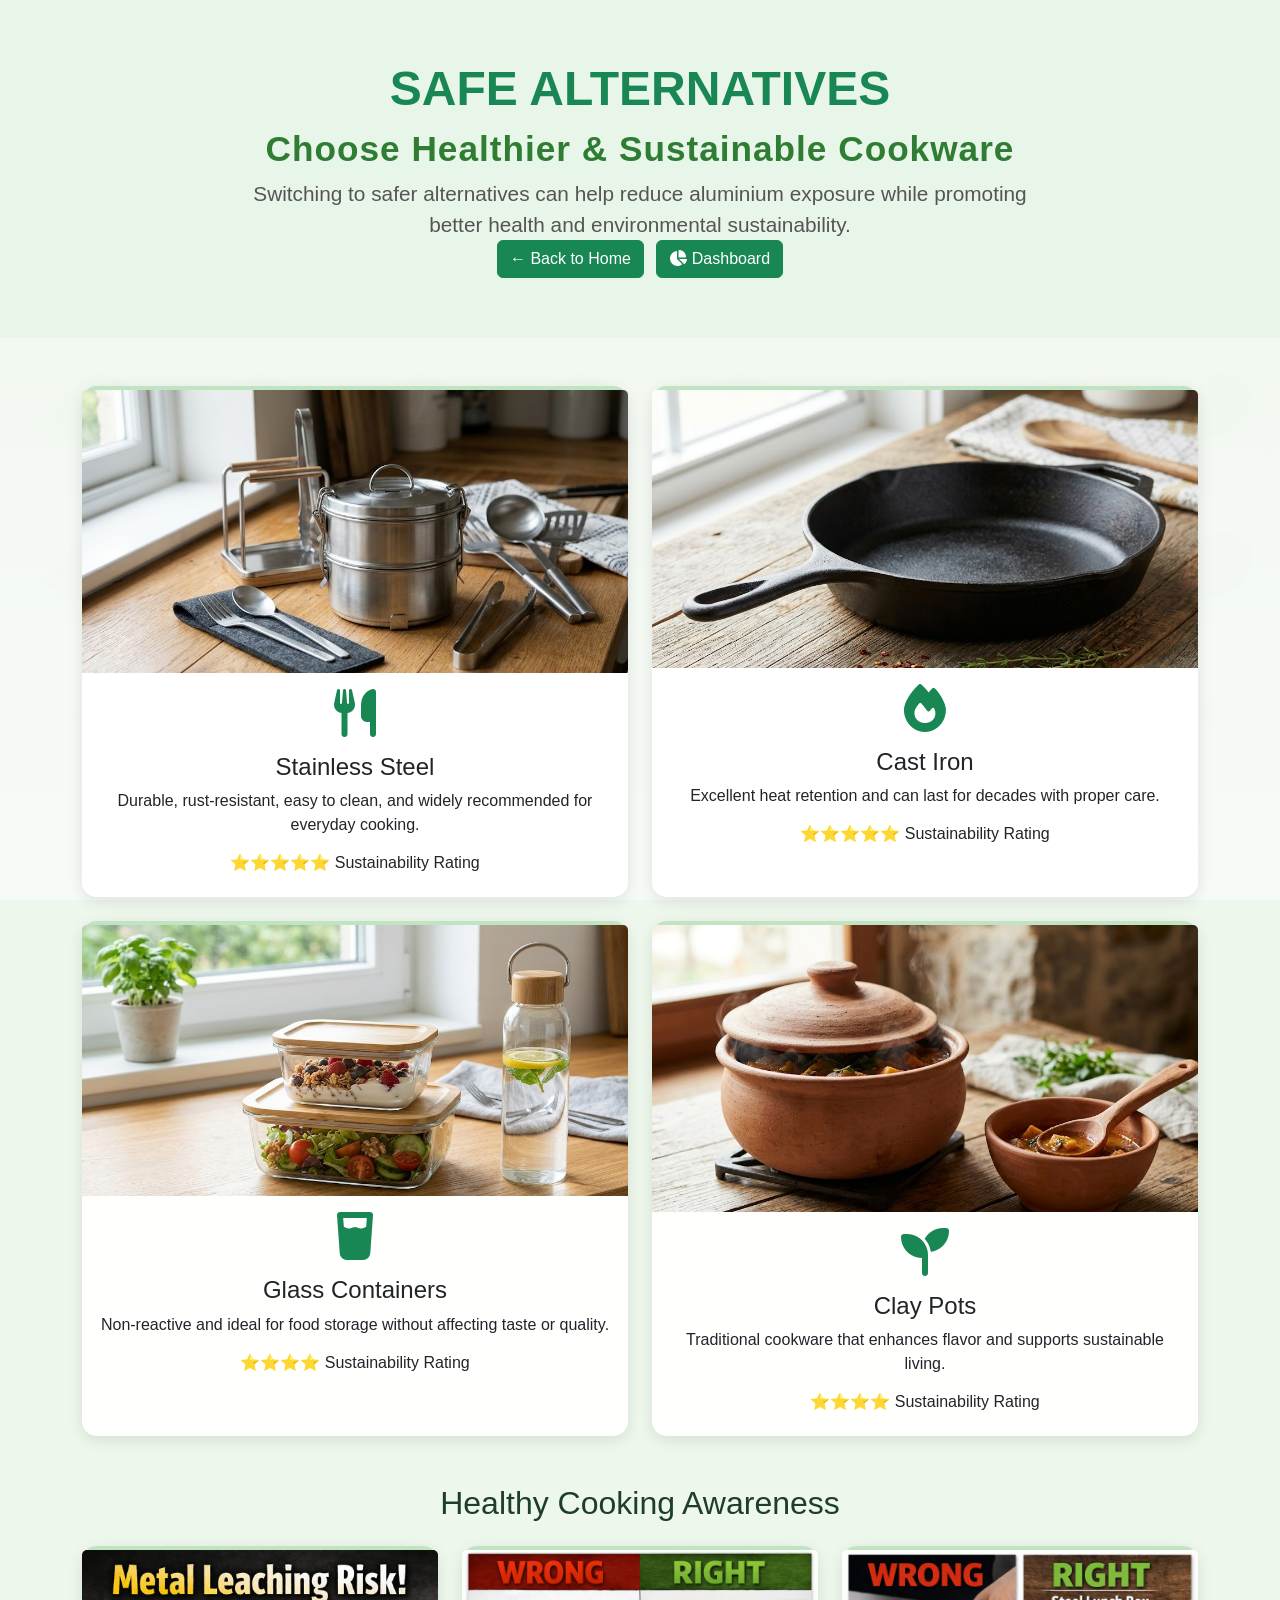
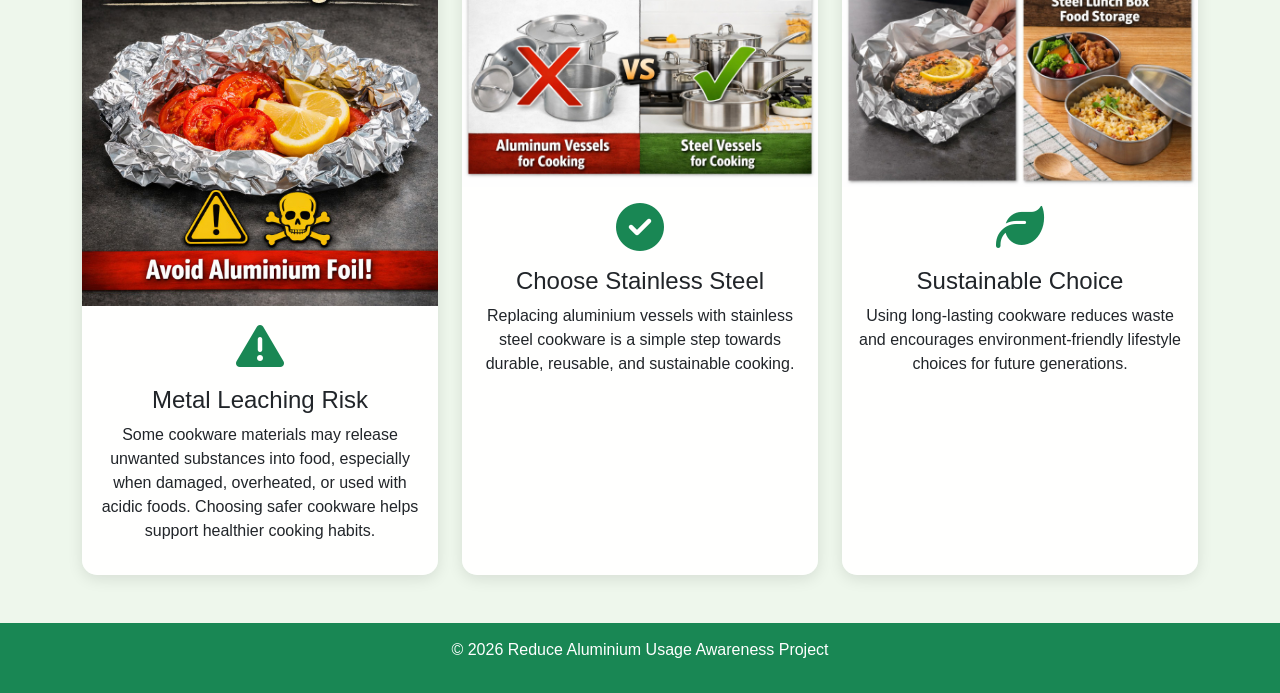
<file: alternatives.html>
<!DOCTYPE html>
<html lang="en">
<head>
<meta charset="UTF-8">
<meta name="viewport" content="width=device-width, initial-scale=1.0">

<title>Safe Alternatives</title>

<link href="https://cdn.jsdelivr.net/npm/bootstrap@5.3.3/dist/css/bootstrap.min.css" rel="stylesheet">
<link rel="stylesheet" href="https://cdnjs.cloudflare.com/ajax/libs/font-awesome/6.5.1/css/all.min.css">
<link rel="stylesheet" href="style.css">
</head>

<body>

<section class="hero text-center">
<div class="container">

<h1 class="main-title">
SAFE ALTERNATIVES
</h1>

<h3 class="hero-subtitle">
Choose Healthier & Sustainable Cookware
</h3>

<p class="lead">
Switching to safer alternatives can help reduce aluminium exposure while promoting better health and environmental sustainability.
</p>

<a href="index.html" class="btn btn-success">
← Back to Home
</a>

<a href="dashboard.html" class="btn btn-success ms-2">
<i class="fas fa-chart-pie"></i>
Dashboard
</a>

</div>
</section>

<div class="container my-5">

<div class="row g-4">

<div class="col-md-6">
<div class="card custom-card h-100">
<img src="steel.jpg" class="card-img-top" alt="Stainless Steel">
<div class="card-body text-center">
<i class="fas fa-utensils fa-3x mb-3"></i>
<h4>Stainless Steel</h4>
<p>Durable, rust-resistant, easy to clean, and widely recommended for everyday cooking.</p>
<h6>⭐⭐⭐⭐⭐ Sustainability Rating</h6>
</div>
</div>
</div>

<div class="col-md-6">
<div class="card custom-card h-100">
<img src="castriron.jpg" class="card-img-top" alt="Cast Iron">
<div class="card-body text-center">
<i class="fas fa-fire fa-3x mb-3"></i>
<h4>Cast Iron</h4>
<p>Excellent heat retention and can last for decades with proper care.</p>
<h6>⭐⭐⭐⭐⭐ Sustainability Rating</h6>
</div>
</div>
</div>

<div class="col-md-6">
<div class="card custom-card h-100">
<img src="glass.jpg" class="card-img-top" alt="Glass Containers">
<div class="card-body text-center">
<i class="fas fa-glass-water fa-3x mb-3"></i>
<h4>Glass Containers</h4>
<p>Non-reactive and ideal for food storage without affecting taste or quality.</p>
<h6>⭐⭐⭐⭐ Sustainability Rating</h6>
</div>
</div>
</div>

<div class="col-md-6">
<div class="card custom-card h-100">
<img src="claypot.jpg" class="card-img-top" alt="Clay Pots">
<div class="card-body text-center">
<i class="fas fa-seedling fa-3x mb-3"></i>
<h4>Clay Pots</h4>
<p>Traditional cookware that enhances flavor and supports sustainable living.</p>
<h6>⭐⭐⭐⭐ Sustainability Rating</h6>
</div>
</div>
</div>

</div>

</div>
<!-- Awareness Images Section -->

<div class="container my-5">

<h2 class="text-center mb-4">
Healthy Cooking Awareness
</h2>


<div class="row g-4">


<!-- Image 1 -->

<div class="col-md-4">

<div class="card custom-card h-100">

<img src="leaching-risk.jpeg" 
class="card-img-top" 
alt="Metal Leaching Risk">


<div class="card-body text-center">

<i class="fas fa-triangle-exclamation fa-3x mb-3"></i>

<h4>Metal Leaching Risk</h4>

<p>
Some cookware materials may release unwanted substances into food,
especially when damaged, overheated, or used with acidic foods.
Choosing safer cookware helps support healthier cooking habits.
</p>

</div>

</div>

</div>



<!-- Image 2 -->

<div class="col-md-4">

<div class="card custom-card h-100">


<img src="use-steel.jpeg"
class="card-img-top"
alt="Use Steel Vessels">


<div class="card-body text-center">


<i class="fas fa-check-circle fa-3x mb-3"></i>


<h4>Choose Stainless Steel</h4>


<p>
Replacing aluminium vessels with stainless steel cookware is a
simple step towards durable, reusable, and sustainable cooking.
</p>


</div>

</div>

</div>




<!-- Image 3 -->

<div class="col-md-4">

<div class="card custom-card h-100">


<img src="sustainable-cooking.jpeg"
class="card-img-top"
alt="Sustainable Cooking">


<div class="card-body text-center">


<i class="fas fa-leaf fa-3x mb-3"></i>


<h4>Sustainable Choice</h4>


<p>
Using long-lasting cookware reduces waste and encourages
environment-friendly lifestyle choices for future generations.
</p>


</div>

</div>

</div>


</div>

</div>

<footer>
<p>
© 2026 Reduce Aluminium Usage Awareness Project
</p>
</footer>

</body>
</html>
</file>
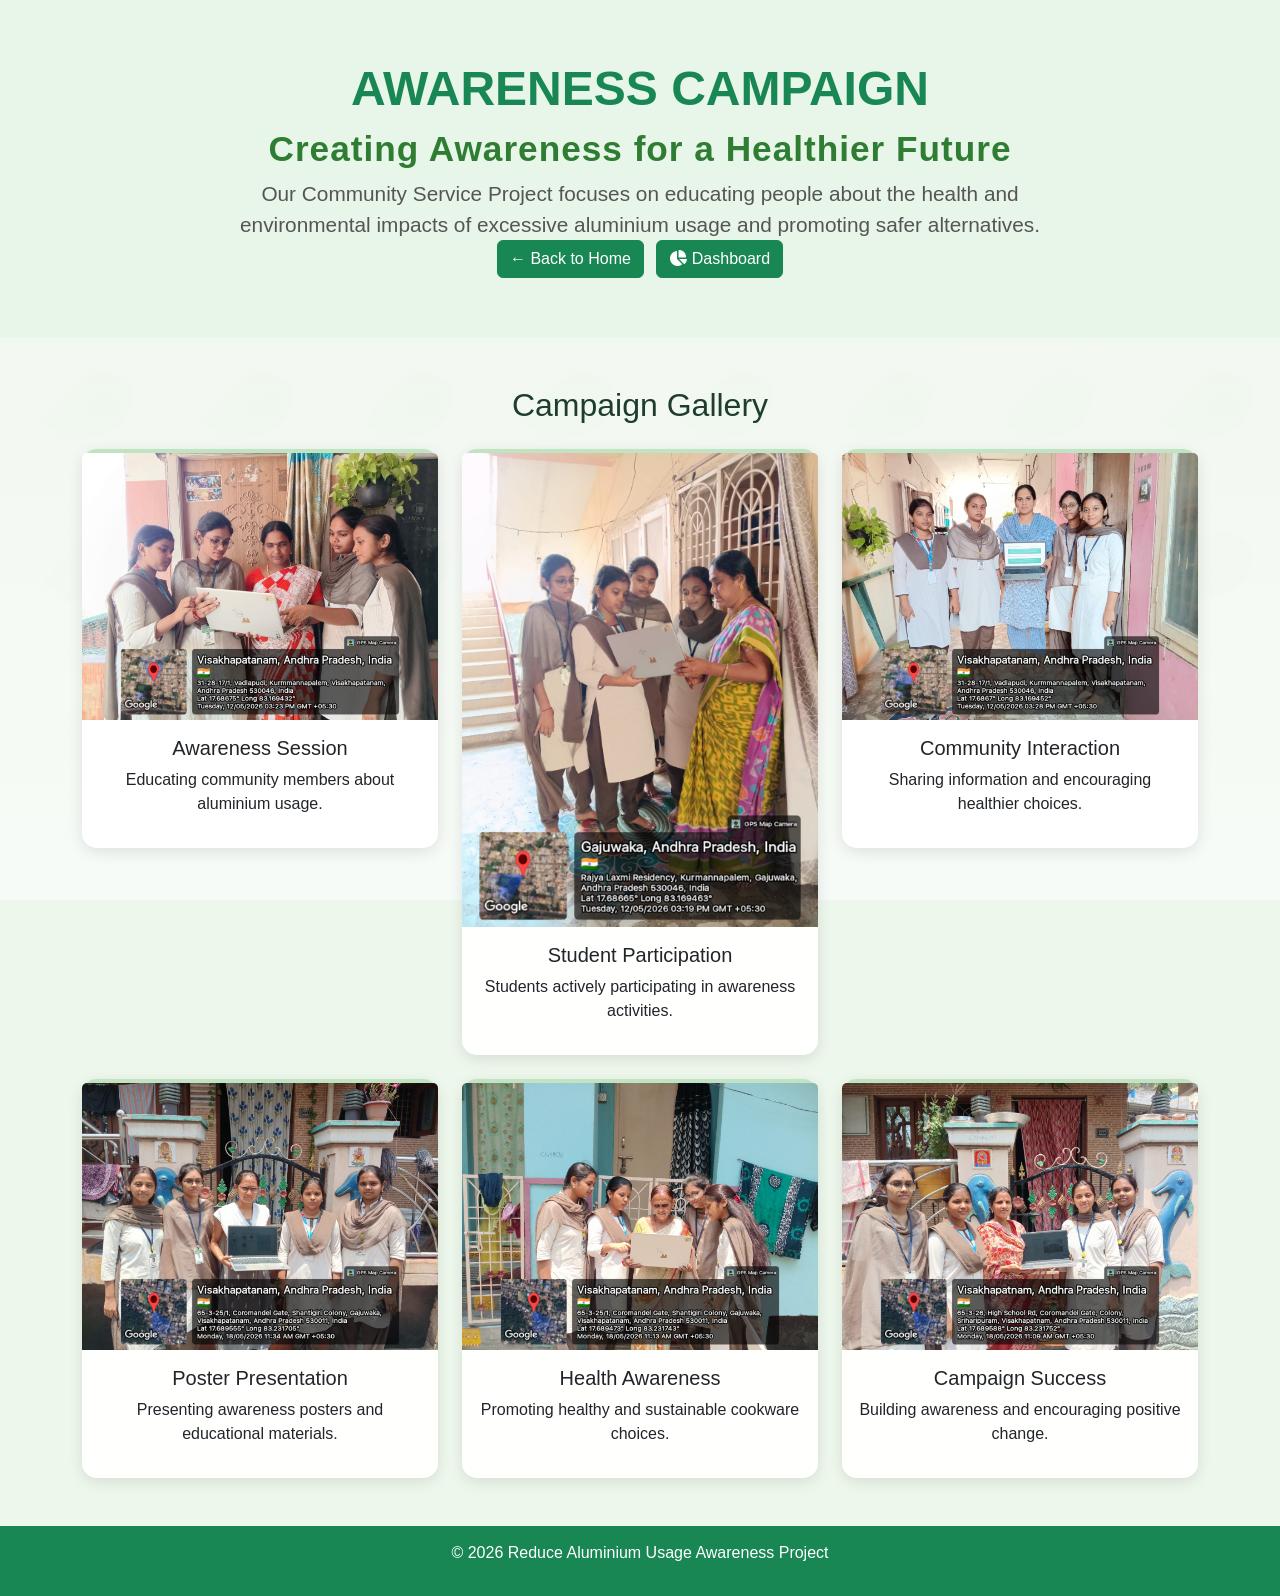
<file: campaign.html>
<!DOCTYPE html>
<html lang="en">
<head>
<meta charset="UTF-8">
<meta name="viewport" content="width=device-width, initial-scale=1.0">

<title>Awareness Campaign</title>

<link href="https://cdn.jsdelivr.net/npm/bootstrap@5.3.3/dist/css/bootstrap.min.css" rel="stylesheet">
<link rel="stylesheet" href="https://cdnjs.cloudflare.com/ajax/libs/font-awesome/6.5.1/css/all.min.css">
<link rel="stylesheet" href="style.css">
</head>

<body>

<section class="hero text-center">
<div class="container">

<h1 class="main-title">
AWARENESS CAMPAIGN
</h1>

<h3 class="hero-subtitle">
Creating Awareness for a Healthier Future
</h3>

<p class="lead">
Our Community Service Project focuses on educating people about the health and environmental impacts of excessive aluminium usage and promoting safer alternatives.
</p>

<a href="index.html" class="btn btn-success">
← Back to Home
</a>

<a href="dashboard.html" class="btn btn-success ms-2">
<i class="fas fa-chart-pie"></i>
Dashboard
</a>

</div>
</section>

<div class="container my-5">

<h2 class="text-center mb-4">Campaign Gallery</h2>

<div class="row g-4">

<div class="col-md-4">
<div class="card custom-card">
<img src="campaign1.jpeg" class="card-img-top" alt="">
<div class="card-body text-center">
<h5>Awareness Session</h5>
<p>Educating community members about aluminium usage.</p>
</div>
</div>
</div>

<div class="col-md-4">
<div class="card custom-card">
<img src="campaign2.jpeg" class="card-img-top" alt="">
<div class="card-body text-center">
<h5>Student Participation</h5>
<p>Students actively participating in awareness activities.</p>
</div>
</div>
</div>

<div class="col-md-4">
<div class="card custom-card">
<img src="campaign3.jpeg" class="card-img-top" alt="">
<div class="card-body text-center">
<h5>Community Interaction</h5>
<p>Sharing information and encouraging healthier choices.</p>
</div>
</div>
</div>

<div class="col-md-4">
<div class="card custom-card">
<img src="campaign4.jpeg" class="card-img-top" alt="">
<div class="card-body text-center">
<h5>Poster Presentation</h5>
<p>Presenting awareness posters and educational materials.</p>
</div>
</div>
</div>

<div class="col-md-4">
<div class="card custom-card">
<img src="campaign5.jpeg" class="card-img-top" alt="">
<div class="card-body text-center">
<h5>Health Awareness</h5>
<p>Promoting healthy and sustainable cookware choices.</p>
</div>
</div>
</div>

<div class="col-md-4">
<div class="card custom-card">
<img src="campaign6.jpeg" class="card-img-top" alt="">
<div class="card-body text-center">
<h5>Campaign Success</h5>
<p>Building awareness and encouraging positive change.</p>
</div>
</div>
</div>

</div>

</div>

<footer>
<p>
© 2026 Reduce Aluminium Usage Awareness Project
</p>
</footer>

</body>
</html>
</file>
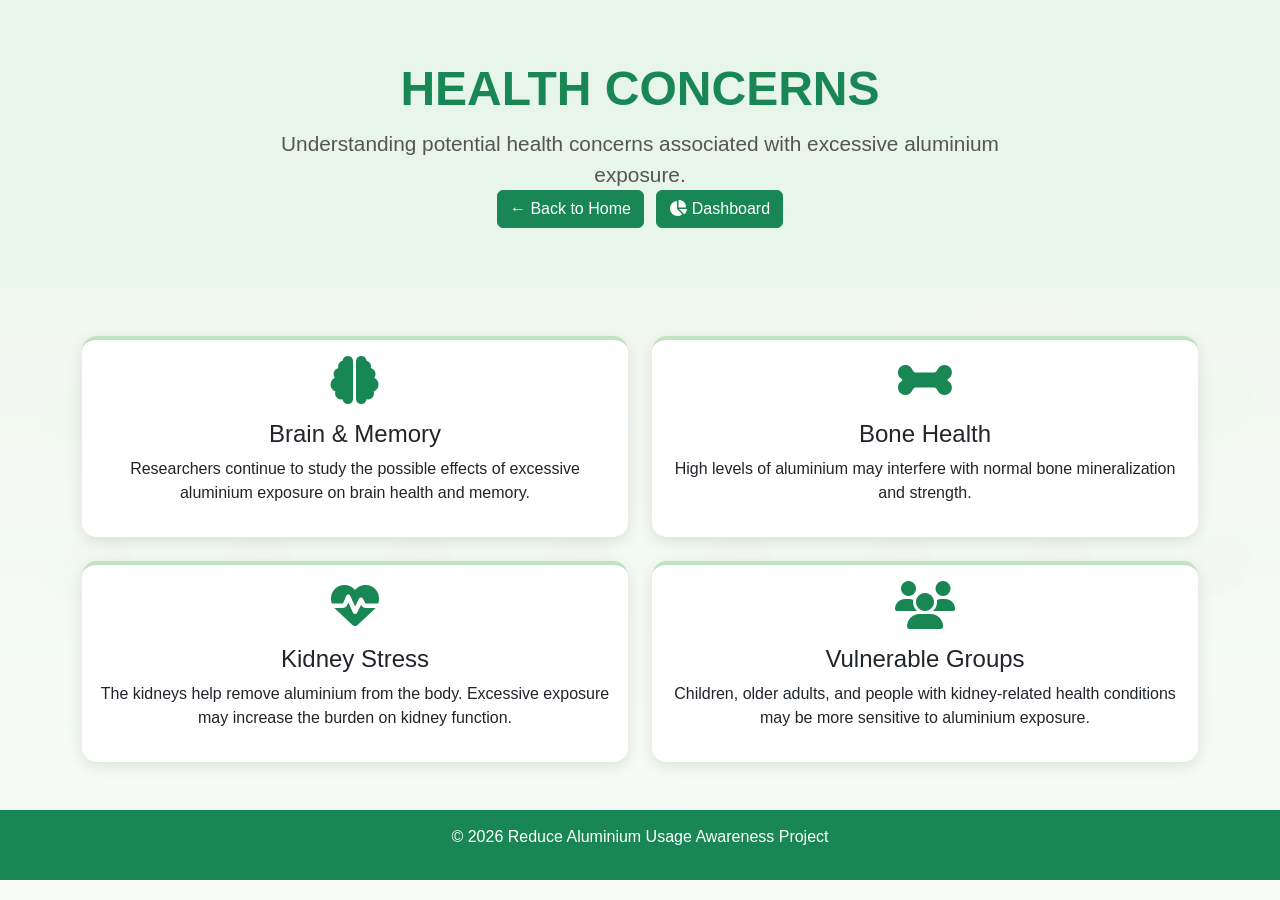
<file: health.html>
<!DOCTYPE html>
<html lang="en">
<head>
<meta charset="UTF-8">
<meta name="viewport" content="width=device-width, initial-scale=1.0">

<title>Health Concerns</title>

<link href="https://cdn.jsdelivr.net/npm/bootstrap@5.3.3/dist/css/bootstrap.min.css" rel="stylesheet">
<link rel="stylesheet" href="https://cdnjs.cloudflare.com/ajax/libs/font-awesome/6.5.1/css/all.min.css">
<link rel="stylesheet" href="style.css">
</head>

<body>

<section class="hero text-center">
<div class="container">

<h1 class="main-title">
HEALTH CONCERNS
</h1>

<p class="lead">
Understanding potential health concerns associated with excessive aluminium exposure.
</p>

<a href="index.html" class="btn btn-success">
← Back to Home
</a>

<a href="dashboard.html" class="btn btn-success ms-2">
<i class="fas fa-chart-pie"></i>
Dashboard
</a>
</div>
</section>

<div class="container my-5">

<div class="row g-4">

<div class="col-md-6">
<div class="card custom-card h-100">
<div class="card-body text-center">
<i class="fas fa-brain fa-3x mb-3"></i>
<h4>Brain & Memory</h4>
<p>
Researchers continue to study the possible effects of excessive aluminium exposure on brain health and memory.
</p>
</div>
</div>
</div>

<div class="col-md-6">
<div class="card custom-card h-100">
<div class="card-body text-center">
<i class="fas fa-bone fa-3x mb-3"></i>
<h4>Bone Health</h4>
<p>
High levels of aluminium may interfere with normal bone mineralization and strength.
</p>
</div>
</div>
</div>

<div class="col-md-6">
<div class="card custom-card h-100">
<div class="card-body text-center">
<i class="fas fa-heart-pulse fa-3x mb-3"></i>
<h4>Kidney Stress</h4>
<p>
The kidneys help remove aluminium from the body. Excessive exposure may increase the burden on kidney function.
</p>
</div>
</div>
</div>

<div class="col-md-6">
<div class="card custom-card h-100">
<div class="card-body text-center">
<i class="fas fa-users fa-3x mb-3"></i>
<h4>Vulnerable Groups</h4>
<p>
Children, older adults, and people with kidney-related health conditions may be more sensitive to aluminium exposure.
</p>
</div>
</div>
</div>

</div>

</div>

<footer>
<p>
© 2026 Reduce Aluminium Usage Awareness Project
</p>
</footer>

</body>
</html>
</file>
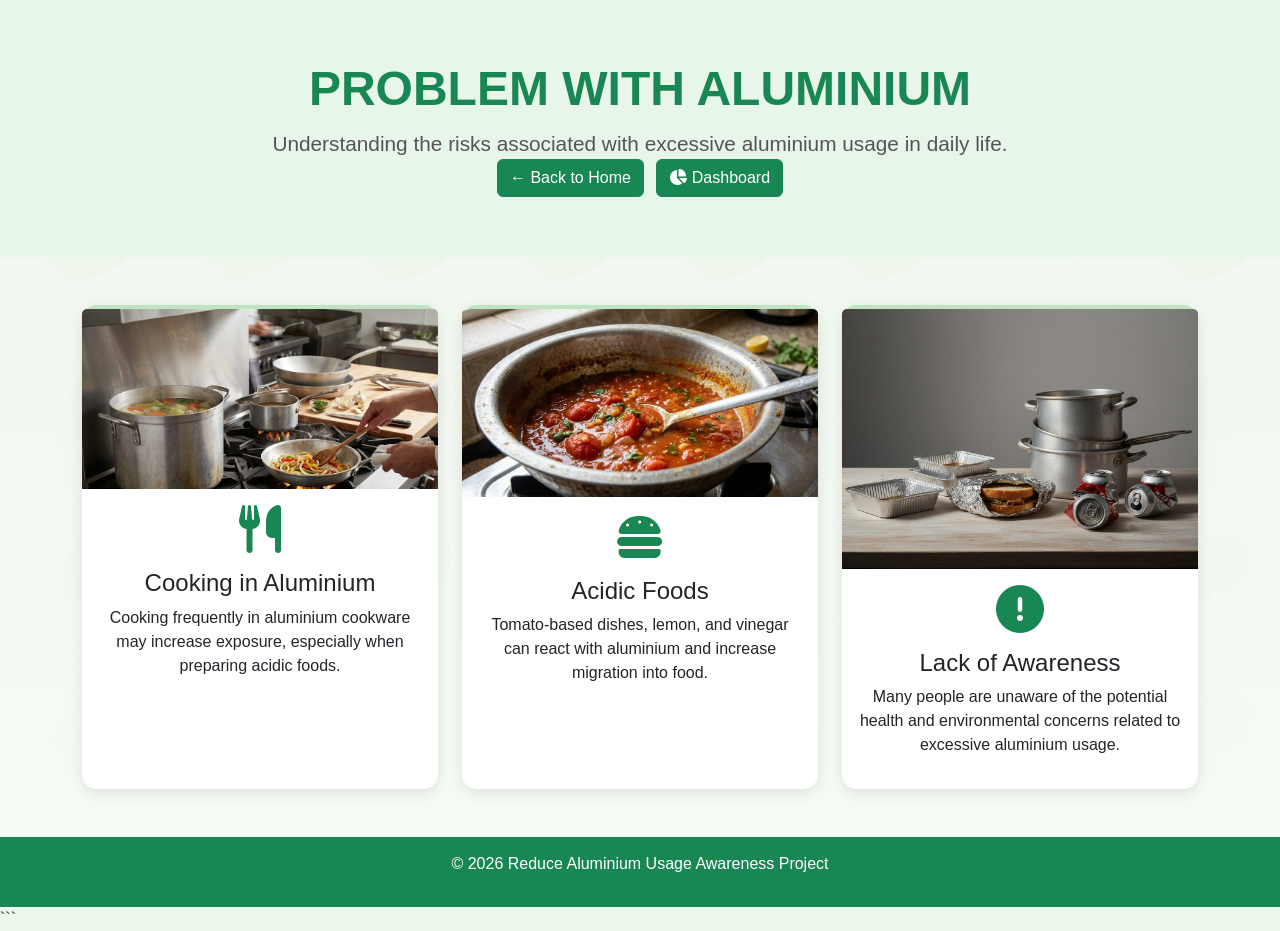
<file: problem.html>
<!DOCTYPE html>
<html lang="en">
<head>
<meta charset="UTF-8">
<meta name="viewport" content="width=device-width, initial-scale=1.0">

<title>Problem With Aluminium</title>

<link href="https://cdn.jsdelivr.net/npm/bootstrap@5.3.3/dist/css/bootstrap.min.css" rel="stylesheet">

<link rel="stylesheet" href="https://cdnjs.cloudflare.com/ajax/libs/font-awesome/6.5.1/css/all.min.css">

<link rel="stylesheet" href="style.css">
</head>

<body>

<section class="hero text-center">
<div class="container">

<h1 class="main-title">
Problem With Aluminium
</h1>

<p class="lead">
Understanding the risks associated with excessive aluminium usage in daily life.
</p>

<a href="index.html" class="btn btn-success">
← Back to Home
</a>

<a href="dashboard.html" class="btn btn-success ms-2">
<i class="fas fa-chart-pie"></i>
Dashboard
</a>

</div>
</section>

<div class="container my-5">

<div class="row g-4">

<div class="col-md-4">
<div class="card custom-card h-100">
<img src="aluminium.jpg" class="card-img-top" alt="">
<div class="card-body text-center">
<i class="fas fa-utensils fa-3x mb-3"></i>
<h4>Cooking in Aluminium</h4>
<p>
Cooking frequently in aluminium cookware may increase exposure,
especially when preparing acidic foods.
</p>
</div>
</div>
</div>

<div class="col-md-4">
<div class="card custom-card h-100">
<img src="acidic food.jpg" class="card-img-top" alt="">
<div class="card-body text-center">
<i class="fas fa-burger fa-3x mb-3"></i>
<h4>Acidic Foods</h4>
<p>
Tomato-based dishes, lemon, and vinegar can react with aluminium
and increase migration into food.
</p>
</div>
</div>
</div>

<div class="col-md-4">
<div class="card custom-card h-100">
<img src="awareness.png" class="card-img-top" alt="">
<div class="card-body text-center">
<i class="fas fa-exclamation-circle fa-3x mb-3"></i>
<h4>Lack of Awareness</h4>
<p>
Many people are unaware of the potential health and environmental
concerns related to excessive aluminium usage.
</p>
</div>
</div>
</div>

</div>

</div>

<footer>
<p>
© 2026 Reduce Aluminium Usage Awareness Project
</p>
</footer>

</body>
</html>
```
</file>
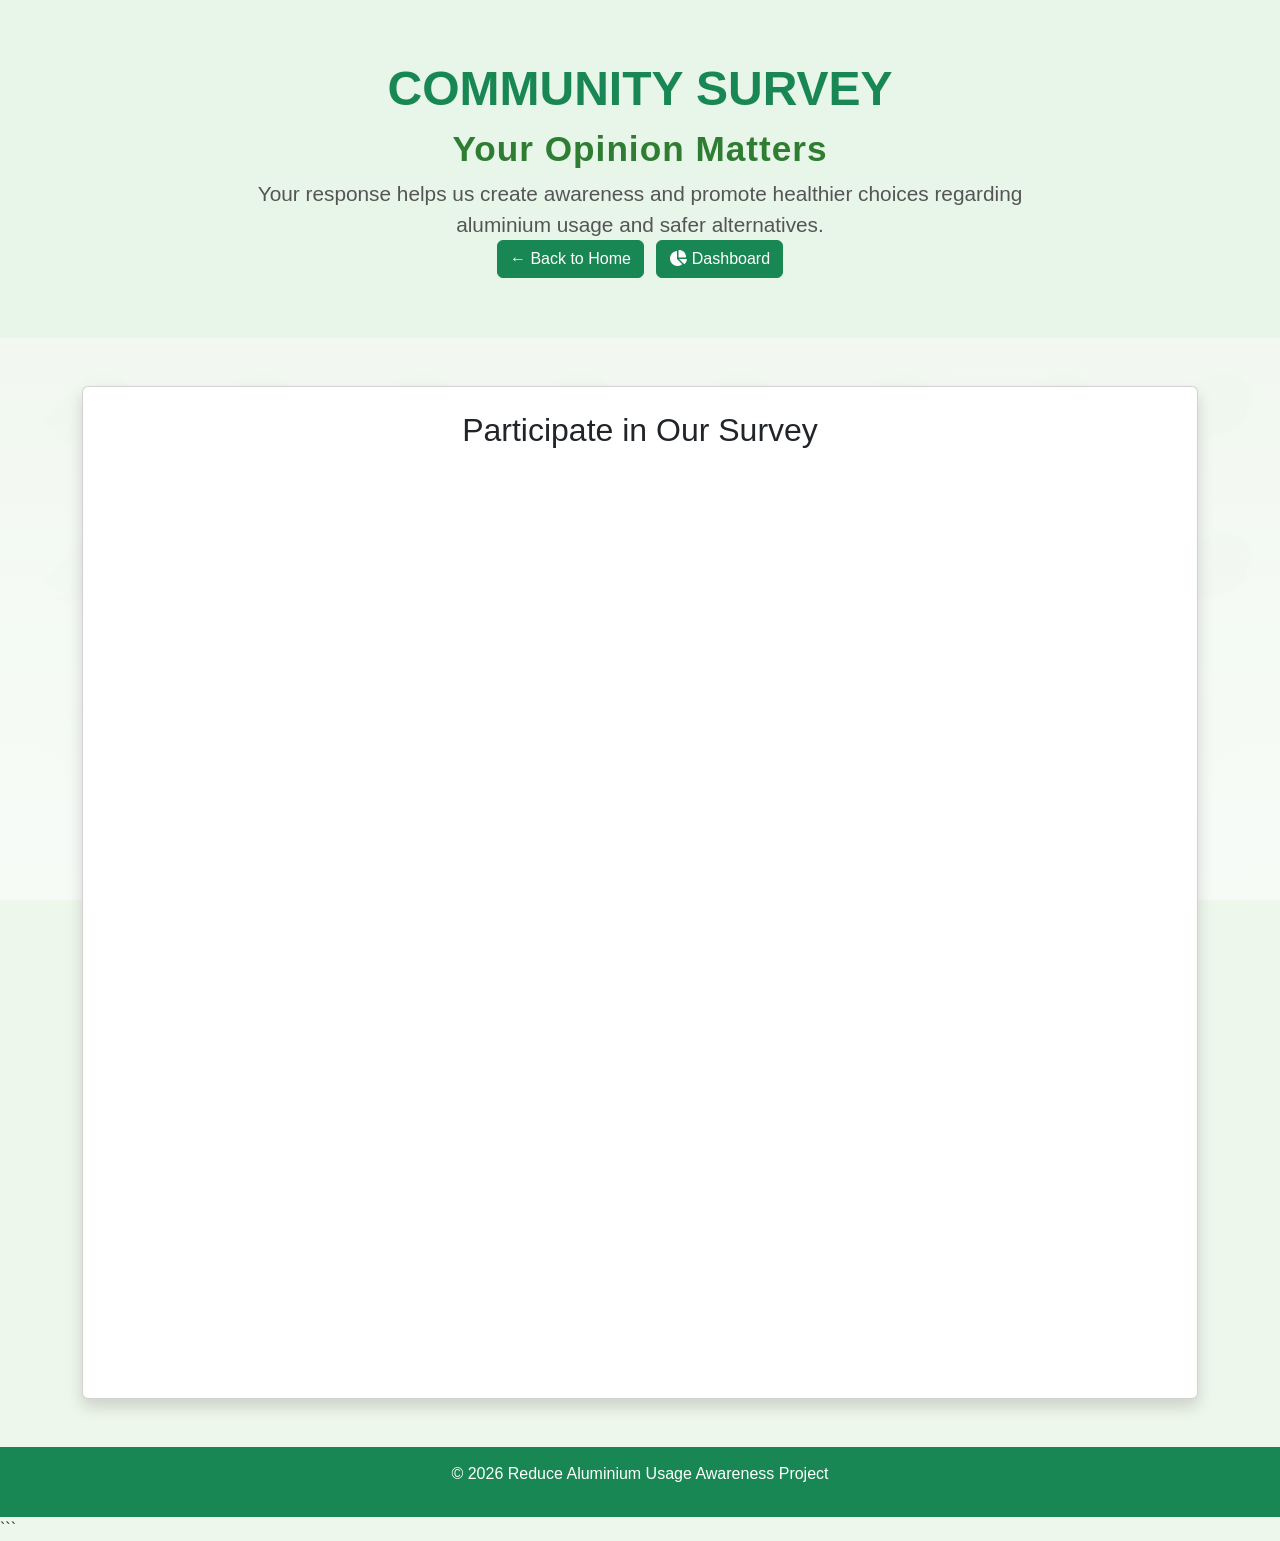
<file: survey.html>
<!DOCTYPE html>
<html lang="en">
<head>
<meta charset="UTF-8">
<meta name="viewport" content="width=device-width, initial-scale=1.0">

<title>Community Survey</title>

<link href="https://cdn.jsdelivr.net/npm/bootstrap@5.3.3/dist/css/bootstrap.min.css" rel="stylesheet">

<link rel="stylesheet" href="https://cdnjs.cloudflare.com/ajax/libs/font-awesome/6.5.1/css/all.min.css">

<link rel="stylesheet" href="style.css">
</head>

<body>

<section class="hero text-center">
<div class="container">

<h1 class="main-title">
COMMUNITY SURVEY
</h1>

<h3 class="hero-subtitle">
Your Opinion Matters
</h3>

<p class="lead">
Your response helps us create awareness and promote healthier choices regarding aluminium usage and safer alternatives.
</p>

<a href="index.html" class="btn btn-success">
← Back to Home
</a>

<a href="dashboard.html" class="btn btn-success ms-2">
<i class="fas fa-chart-pie"></i>
Dashboard
</a>

</div>
</section>

<div class="container my-5">

<div class="card shadow p-4">

<h2 class="text-center mb-4">
Participate in Our Survey
</h2>

<iframe
src="https://docs.google.com/forms/d/e/1FAIpQLSd27vEfVzCziJJfTvFFMPbbxevFExIrGSR739Hb1vn6rZy8zA/viewform?usp=header"
width="100%"
height="900"
frameborder="0"
marginheight="0"
marginwidth="0">
Loading…
</iframe>

</div>

</div>

<footer>
<p>
© 2026 Reduce Aluminium Usage Awareness Project
</p>
</footer>

</body>
</html>
```
</file>
<file: style.css>
body{
  font-family: Arial, sans-serif;
  background-color: #eef7ec;
  background-image:
    linear-gradient(180deg, rgba(239,247,237,0.96), rgba(247,251,247,1)),
    radial-gradient(circle at 20% 10%, rgba(255,255,255,0.85), transparent 18%),
    radial-gradient(circle at 80% 30%, rgba(255,255,255,0.8), transparent 14%),
    radial-gradient(circle at 50% 90%, rgba(220,241,214,0.8), transparent 18%),
    url("data:image/svg+xml,%3Csvg xmlns='http://www.w3.org/2000/svg' width='160' height='160' viewBox='0 0 160 160'%3E%3Cpath fill='%2390c18a' d='M45 100c10-10 30-40 45-45s30 0 35 5 10 15 5 25-20 20-35 25-30 5-40 0-15-10-10-10z'/%3E%3Cpath fill='%2382b769' d='M60 120c10-12 25-35 35-40s20-5 25 0 10 15 5 20-20 15-35 18-25 5-30 2-5-5 0-5z'/%3E%3C/svg%3E");
  background-repeat: repeat;
  background-attachment: fixed;
  color: #1e3d2d;
  min-height: 100vh;
  position: relative;
  overflow-x: hidden;
}

body::before {
  /* subtle, dense emoji pattern for a botanical feel */
  content: "🌿 🌱 🍃 🌿 🌱 🍃 🌿 🌱 🍃 🌿 🌱 🍃 🌿 🌱 🍃 🌿 🌱 🍃\A\
🌱 🍃 🌿 🌱 🍃 🌿 🌱 🍃 🌿 🌱 🍃 🌿 🌱 🍃 🌿 🌱 🍃\A\
🍃 🌿 🌱 🍃 🌿 🌱 🍃 🌿 🌱 🍃 🌿 🌱 🍃 🌿 🌱 🍃\A\
🌿 🌱 🍃 🌿 🌱 🍃 🌿 🌱 🍃 🌿 🌱 🍃 🌿 🌱 🍃 🌿 🌱 🍃";
  position: fixed;
  inset: 0;
  pointer-events: none;
  color: rgba(34, 139, 34, 0.06);
  font-size: 1.7rem;
  line-height: 2.2rem;
  white-space: pre-wrap;
  text-align: center;
  z-index: 0;
  mix-blend-mode: multiply;
  transform: translateY(-6vh) rotate(-1deg);
}

.hero{
  padding:60px 20px;
  background:#e8f5e9;
}

.hero h1{
font-size:3rem;
font-weight:bold;
color:#198754;
}

.hero p{
font-size:1.3rem;
}

.custom-card{
transition:0.3s;
border:none;
box-shadow:0 4px 10px rgba(0,0,0,0.1);
}

.custom-card:hover{
transform:translateY(-8px);
}

.card-link{
text-decoration:none;
color:black;
}

footer{
background:#198754;
color:white;
text-align:center;
padding:15px;
margin-top:30px;
}
.custom-card{
border:none;
border-radius:15px;
box-shadow:0 4px 15px rgba(0,0,0,0.1);
transition:0.3s;
background:white;
}

.custom-card:hover{
transform:translateY(-10px);
}

.custom-card i{
color:#198754;
}
.hero-subtitle{
font-size:2.2rem;
font-weight:700;
color:#2e7d32;
letter-spacing:1px;
margin-top:10px;
}

.lead{
font-size: 1.2rem;
max-width: 800px;
margin: auto;
color: #555;
}
.main-title{
font-size:4rem;
font-weight:800;
color:#198754;
text-transform:uppercase;
margin-bottom:10px;
}

.hero-tagline{
font-size:1.6rem;
font-weight:500;
color:#555;
margin-bottom:20px;
}

.hero img{
max-width:800px;
width:100%;
border-radius:15px;
}

.custom-card{
  border:none;
  border-radius:15px;
  box-shadow:0 4px 15px rgba(0,0,0,0.1);
  transition:0.3s;
  background: rgba(255,255,255,0.95);
  border-top: 4px solid rgba(76, 175, 80, 0.35);
}

.custom-card:hover{
  transform:translateY(-10px);
  box-shadow:0 15px 30px rgba(0,0,0,0.12);
}

.custom-card i{
  color:#198754;
}

.hero img{
  border: 6px solid rgba(76, 175, 80, 0.18);
  box-shadow: 0 20px 40px rgba(76, 175, 80, 0.12);
}

.hero, .custom-card{
  position: relative;
  z-index: 1;
}
```css
.card-img-top{
height:250px;
object-fit:cover;
}
```
.custom-card{
transition:0.3s;
}

.custom-card:hover{
transform:translateY(-10px);
}
</file>
